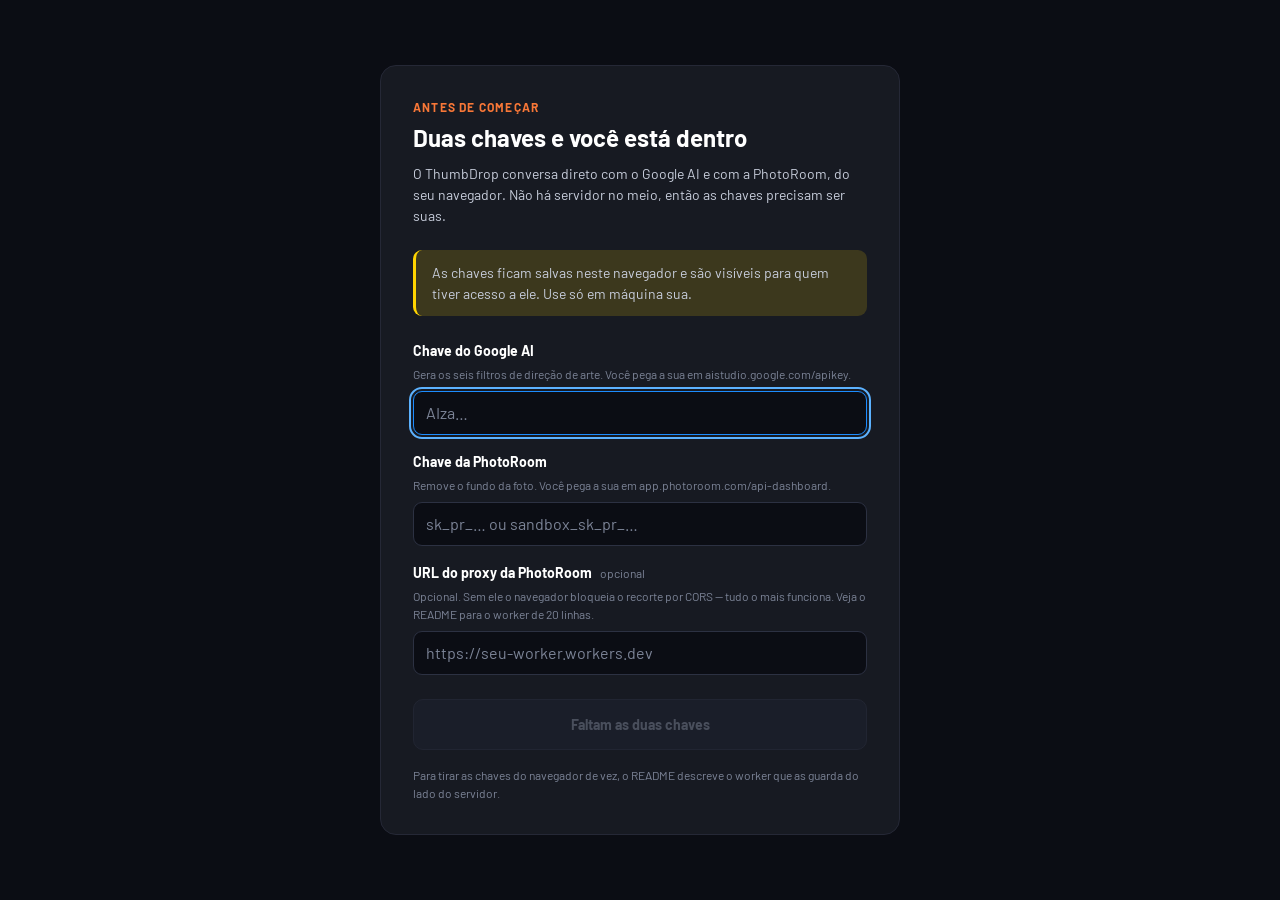
<file: index.html>
<!DOCTYPE html>
<html lang="pt-BR">
<head>
<meta charset="utf-8">
<meta name="viewport" content="width=device-width, initial-scale=1">
<title>ThumbDrop — thumb que performa, pronta em minutos</title>
<meta name="description" content="Editor guiado de thumbnails 16:9 em quatro paradas: imagem, filtro de IA, texto, moldura e export.">
<link rel="stylesheet" href="css/tokens.css">
<link rel="stylesheet" href="css/app.css">
</head>
<body>

<!-- A tela de configuração das chaves. Abre sozinha na primeira visita e
     sempre que uma chamada voltar 401 ou 403. Fica no HTML em vez de ser
     montada por JS para aparecer mesmo se algo quebrar depois. -->
<div class="td-setup" id="setup" role="dialog" aria-modal="true" aria-labelledby="setup-title" hidden>
  <div class="td-setup__card">

    <p class="td-setup__eyebrow" id="setup-eyebrow">Antes de começar</p>
    <h1 class="td-setup__title" id="setup-title">Duas chaves e você está dentro</h1>
    <p class="td-setup__lede" id="setup-lede">
      O ThumbDrop conversa direto com o Google AI e com a PhotoRoom, do seu
      navegador. Não há servidor no meio, então as chaves precisam ser suas.
    </p>

    <p class="td-setup__warning">
      As chaves ficam salvas neste navegador e são visíveis para quem tiver
      acesso a ele. Use só em máquina sua.
    </p>

    <form id="setup-form" novalidate>
      <!-- Os campos são montados a partir de TD_CONFIG.FIELDS, para que
           exista um lugar só definindo o que cada chave faz. -->
    </form>

    <div class="td-setup__actions">
      <button type="button" class="td-action td-action--danger" id="setup-clear" hidden>
        Apagar chaves
      </button>
      <button type="submit" class="td-action td-action--primary" id="setup-save" form="setup-form">
        Salvar e abrir o editor
      </button>
    </div>

    <p class="td-setup__note">
      Para tirar as chaves do navegador de vez, o README descreve o worker que
      as guarda do lado do servidor.
    </p>

    <p class="td-sr" role="status" aria-live="polite" id="setup-status"></p>
  </div>
</div>


<!-- ═══════════════════════════════════════════════════════════════════
     PARADA 2a · CONFIRMAR A PRÉVIA
     Clicar num filtro não gera nada e não cobra nada: abre isto. A
     geração só acontece depois do OK, e o crédito é debitado nesse
     instante. Três saídas, nenhuma delas escondida.
     ═══════════════════════════════════════════════════════════════════ -->
<div class="td-modal" id="confirm" role="dialog" aria-modal="true" aria-labelledby="confirm-title" hidden>
  <div class="td-modal__veil" data-close></div>
  <div class="td-modal__card">
    <p class="td-modal__eyebrow" id="confirm-eyebrow">Confirmar</p>
    <h2 class="td-modal__title" id="confirm-title">Ver a prévia do filtro</h2>
    <p class="td-modal__text" id="confirm-text"></p>

    <dl class="td-ledger" id="confirm-ledger"></dl>

    <p class="td-modal__warning">
      O crédito sai no instante em que a IA começa a rodar e não volta —
      nem se você cancelar a espera no meio.
    </p>

    <div class="td-modal__actions">
      <button type="button" class="td-action td-action--secondary" id="confirm-discard">Descartar</button>
      <button type="button" class="td-action td-action--secondary" id="confirm-skip">Seguir sem filtro</button>
      <button type="button" class="td-action td-action--secondary" id="confirm-budget" hidden>Ajustar o meu teto</button>
      <button type="button" class="td-action td-action--primary" id="confirm-go">Ver prévia · 1 ✦</button>
    </div>
  </div>
</div>

<!-- ═══════════════════════════════════════════════════════════════════
     O RECIBO
     Aparece ANTES do download, não depois. Quem está prestes a baixar
     ainda pode decidir alguma coisa; quem já baixou, não.
     ═══════════════════════════════════════════════════════════════════ -->
<div class="td-modal" id="receipt" role="dialog" aria-modal="true" aria-labelledby="receipt-title" hidden>
  <div class="td-modal__veil" data-close></div>
  <div class="td-modal__card">
    <p class="td-modal__eyebrow">Pronta</p>
    <h2 class="td-modal__title" id="receipt-title">Sua thumb está pronta</h2>
    <p class="td-modal__text">Confira a conta antes de baixar. Baixar não cobra crédito.</p>

    <dl class="td-ledger" id="receipt-ledger"></dl>

    <div class="td-modal__actions">
      <button type="button" class="td-action td-action--primary" id="receipt-go">Baixar PNG 1920 × 1080</button>
      <button type="button" class="td-action td-action--secondary" id="receipt-back">Voltar a editar</button>
    </div>
  </div>
</div>

<!-- Ajustar o teto de gasto. Ver o README: o saldo é um limite que a
     pessoa dá a si mesma, porque as chaves são dela. -->
<div class="td-modal" id="budget" role="dialog" aria-modal="true" aria-labelledby="budget-title" hidden>
  <div class="td-modal__veil" data-close></div>
  <div class="td-modal__card">
    <p class="td-modal__eyebrow">Saldo</p>
    <h2 class="td-modal__title" id="budget-title">Ajustar o seu teto de gasto</h2>
    <p class="td-modal__text">
      As chaves são suas, então o ✦ não é uma moeda que você compra de alguém:
      é um teto que você dá a si mesmo, para a conta da API não surpreender no
      fim do mês. Um crédito custa por volta de <strong>R$ 0,23</strong>.
    </p>

    <label class="td-field__label" for="budget-input">Créditos disponíveis</label>
    <div class="td-field">
      <input type="number" id="budget-input" min="0" step="1" inputmode="numeric">
    </div>

    <div class="td-modal__actions">
      <button type="button" class="td-action td-action--primary" id="budget-save">Salvar o teto</button>
      <button type="button" class="td-action td-action--secondary" id="budget-cancel">Cancelar</button>
    </div>
  </div>
</div>

<!-- ═══════════════════════════════════════════════════════════════════
     O EDITOR
     Barra superior fixa · palco com o canvas 16:9 que NUNCA muda de
     posição nem de tamanho entre as paradas · painel de 320 à direita no
     desktop, dock rolável embaixo abaixo de 880px.
     O que troca entre as paradas é só o conteúdo do painel.
     ═══════════════════════════════════════════════════════════════════ -->
<div id="app" class="td-app" hidden>

  <!-- Ícones stand-in, 24px em traço, até os SVGs do Figma chegarem.
       Trocar cada um é substituir o conteúdo de um <symbol>. -->
  <svg class="td-sr" aria-hidden="true" focusable="false">
    <defs>
      <symbol id="i-close" viewBox="0 0 24 24" fill="none" stroke="currentColor"
              stroke-width="2" stroke-linecap="round"><path d="M6 6l12 12M18 6L6 18"/></symbol>
      <symbol id="i-save" viewBox="0 0 24 24" fill="none" stroke="currentColor"
              stroke-width="2" stroke-linecap="round" stroke-linejoin="round">
        <path d="M5 3h11l3 3v15H5z"/><path d="M9 3v6h6V3M8 21v-6h8v6"/></symbol>
      <symbol id="i-download" viewBox="0 0 24 24" fill="none" stroke="currentColor"
              stroke-width="2" stroke-linecap="round" stroke-linejoin="round">
        <path d="M12 3v12m0 0l-4-4m4 4l4-4M4 19h16"/></symbol>
      <symbol id="i-upload" viewBox="0 0 24 24" fill="none" stroke="currentColor"
              stroke-width="2" stroke-linecap="round" stroke-linejoin="round">
        <path d="M12 19V7m0 0l-4 4m4-4l4 4M4 3h16"/></symbol>
      <symbol id="i-check" viewBox="0 0 24 24" fill="none" stroke="currentColor"
              stroke-width="2.5" stroke-linecap="round" stroke-linejoin="round">
        <path d="M5 13l4 4L19 7"/></symbol>
      <symbol id="i-align-left" viewBox="0 0 24 24" fill="none" stroke="currentColor"
              stroke-width="2" stroke-linecap="round">
        <path d="M4 6h16M4 11h10M4 16h13M4 21h8"/></symbol>
      <symbol id="i-align-center" viewBox="0 0 24 24" fill="none" stroke="currentColor"
              stroke-width="2" stroke-linecap="round">
        <path d="M4 6h16M7 11h10M5 16h14M8 21h8"/></symbol>
      <symbol id="i-align-right" viewBox="0 0 24 24" fill="none" stroke="currentColor"
              stroke-width="2" stroke-linecap="round">
        <path d="M4 6h16M10 11h10M7 16h13M12 21h8"/></symbol>
      <symbol id="i-caret" viewBox="0 0 24 24" fill="none" stroke="currentColor"
              stroke-width="2" stroke-linecap="round" stroke-linejoin="round">
        <path d="M6 9l6 6 6-6"/></symbol>
    </defs>
  </svg>

  <header class="td-topbar">
    <button type="button" class="td-iconbtn" id="bar-close" aria-label="Fechar o editor">
      <svg class="td-icon" aria-hidden="true"><use href="#i-close"></use></svg>
    </button>

    <h1 class="td-topbar__title" id="thumb-title">Thumb sem título</h1>

    <span class="td-pill td-pill--format">1920 × 1080</span>

    <div class="td-topbar__spacer"></div>

    <!-- Saldo, sempre à vista. O número muda; o ✦ é parte do componente. -->
    <button type="button" class="td-pill td-pill--credits" id="credits"
            aria-label="Saldo de créditos. Clique para ajustar o seu teto de gasto">
      <span id="credits-count">100</span>
      <span class="td-pill__spark" aria-hidden="true">✦</span>
    </button>

    <button type="button" class="td-btn td-btn--ghost td-topbar__action" id="open-setup" aria-label="Trocar ou apagar as chaves">
      <svg class="td-icon" aria-hidden="true"><use href="#i-save"></use></svg>
      <span class="td-btn__label">Chaves</span>
    </button>

    <!-- BAIXAR FICA NEUTRO NAS PARADAS 1 A 3. Só acende na 4, que é onde
         baixar passa a ser a ação que avança. -->
    <button type="button" class="td-btn td-btn--ghost td-topbar__action" id="bar-download" aria-label="Baixar a thumb" disabled>
      <svg class="td-icon" aria-hidden="true"><use href="#i-download"></use></svg>
      <span class="td-btn__label">Baixar Thumb</span>
    </button>
  </header>

  <div class="td-body">

    <!-- O PALCO. O canvas é filho único e não se mexe daqui. -->
    <main class="td-stage">
      <div class="td-canvas" id="canvas">
        <!-- Zoom por controle visível, além do scroll: nem todo mundo
             descobre a roda do mouse. Clicar no número volta para 100%. -->
        <div class="td-zoom" id="zoom" hidden>
          <button type="button" class="td-zoom__btn" id="zoom-out" aria-label="Diminuir o zoom">−</button>
          <button type="button" class="td-zoom__value" id="zoom-value"
                  aria-label="Zoom atual. Clique para voltar a 100%">100%</button>
          <button type="button" class="td-zoom__btn" id="zoom-in" aria-label="Aumentar o zoom">+</button>
        </div>

        <div class="td-canvas__empty" id="canvas-empty">
          <p class="td-canvas__headline">Arraste sua imagem aqui</p>
          <p class="td-canvas__sub">ou clique para escolher · JPG, PNG · fica tudo no seu navegador</p>
          <p class="td-canvas__meta">16:9 · 1920 × 1080</p>
        </div>
      </div>
    </main>

    <!-- O PAINEL. Muda de conteúdo a cada parada; o canvas não. -->
    <aside class="td-panel" aria-label="Trilha guiada">
      <div class="td-panel__head">
        <p class="td-panel__eyebrow">Sua thumb em 4 passos</p>
        <p class="td-panel__counter" id="step-counter">Passo 1 de 4</p>
      </div>

      <ol class="td-track" id="track" aria-label="Paradas"></ol>

      <hr class="td-panel__rule">

      <div class="td-panel__stop" id="stop-body"></div>

      <div class="td-panel__foot">
        <button type="button" class="td-action td-action--primary" id="advance" disabled>
          Continuar
        </button>
      </div>
    </aside>

  </div>
</div>

<script src="js/frames.js"></script>
<script src="js/config.js"></script>
<script src="js/snap.js"></script>
<script src="js/canvas.js"></script>
<script src="js/text.js"></script>
<script src="js/ai.js"></script>
<script src="js/app.js"></script>
</body>
</html>
</file>
<file: css/tokens.css>
/* =====================================================================
   ThumbDrop V3 · tokens.css
   ---------------------------------------------------------------------
   GERADO A PARTIR DAS VARIÁVEIS DO FIGMA — não edite valores à mão.
   Arquivo de origem: Thumbdrop-Handoff (byiakiUNISoGO9TGT17jz1)

   Nenhum hex é escrito à mão em nenhum outro arquivo do projeto. Se um
   valor precisar mudar, ele muda no Figma e volta para cá.

   A troca Desktop/Mobile é MODO DE COLEÇÃO no Figma. Aqui ela vira um
   bloco :root e um @media (max-width: 880px) que redefine as MESMAS
   variáveis com outros valores. Os nomes nunca mudam entre os blocos —
   é isso que faz um componente não precisar saber em que modo está.
   ===================================================================== */

:root {

  /* ── Coleção ThumbDrop · 22 cores · modo Dark ──────────────────────
     Não há modo Light. O editor é escuro porque a thumbnail é o objeto
     brilhante na tela, e a interface não disputa atenção com ela.      */

  /* Superfícies — da mais funda para a mais próxima */
  --surface-ink:        #0b0d14;   /* fundo da aplicação */
  --surface-mirage:     #181a21;   /* barra superior, palco */
  --surface-card:       #171a22;   /* painel, cartões */
  --surface-card-2:     #1e2230;   /* cartão elevado, campo de entrada */

  /* Traços */
  --border-line:        #252836;   /* divisória padrão */
  --border-line-2:      #2c3142;   /* divisória de contraste */

  /* Texto */
  --text-primary:       #ffffff;   /* títulos */
  --text-body:          #c7cddb;   /* corpo */
  --text-mute:          #7c8497;   /* legendas, texto desabilitado */

  /* Marca */
  --brand-white:        #ffffff;
  --brand-blue:         #1c8cfe;   /* AZUL MARCA ONDE VOCÊ ESTÁ.
                                      Parada atual, opção escolhida,
                                      controle ativo. NUNCA em ação que
                                      avança. */
  --brand-orange-cta:   #b85829;   /* FUNDO de CTA. Branco por cima dá
                                      4,7:1 e passa AA. */
  --brand-orange:       #f87737;   /* Laranja da marca. Só TEXTO e ÍCONE
                                      sobre fundo escuro, onde dá 7,1:1.
                                      Como fundo de botão dá 2,73:1 e
                                      reprova AA — por isso existe o
                                      token de cima. */

  /* Feedback — cada cor tem um trabalho só */
  --feedback-yellow:    #ffd400;   /* destaque de trecho no título */
  --feedback-success:   #22d3a8;   /* VERDE SÓ CONFIRMA o que já
                                      aconteceu. Nunca anuncia. */
  --feedback-danger:    #ff4d6d;   /* VERMELHO SÓ PARA FALHA. */

  /* Fundo de controle ligado. Vem do Figma (Botão/Ação e
     Controle/Seletor no estado ativo), onde é um preenchimento fixo e
     não uma variável da coleção — por isso está escrito aqui e não sai
     de um token de cor. */
  --control-on:         #182538;

  /* Foco */
  --focus-ring:         #5cb2ff;   /* anel de 2px em todo controle
                                      interativo. Ver app.css. */

  /* Véus — cor sobre cor, com alfa no próprio token */
  --tint-white-2:       #ffffff05;
  --tint-white-6:       #ffffff0f;
  --tint-blue-10:       #1c8cfe1a;
  --tint-yellow-16:     #ffd40029;
  --tint-ink-86:        #0b0d14db;  /* véu do modal */

  /* Sombra (estilo de efeito ThumbDrop/Glow laranja) */
  --shadow-glow-orange: 0 8px 24px 0 #f8773752;


  /* ── Coleção Typography · 9 tamanhos · MODO DESKTOP ────────────────
     Só números pares. Nenhum tamanho quebrado em lugar nenhum.         */

  --font-size-h2:         32px;
  --font-size-h3:         24px;
  --font-size-title:      18px;
  --font-size-body:       16px;
  --font-size-body-bold:  16px;
  --font-size-small:      14px;
  --font-size-small-bold: 14px;
  --font-size-label:      12px;
  --font-size-legal:      12px;

  /* Peso, entrelinha e tracking dos 9 estilos de texto do Figma.
     O tamanho vem das variáveis acima e troca sozinho no modo Mobile. */
  --font-weight-h2:         800;   --line-height-h2:         1.15;
  --font-weight-h3:         700;   --line-height-h3:         1.15;
  --font-weight-title:      700;   --line-height-title:      1.5;
  --font-weight-body:       400;   --line-height-body:       1.5;
  --font-weight-body-bold:  700;   --line-height-body-bold:  1.5;
  --font-weight-small:      500;   --line-height-small:      1.5;
  --font-weight-small-bold: 700;   --line-height-small-bold: 1.5;
  --font-weight-label:      700;   --line-height-label:      1.5;
  --font-weight-legal:      400;   --line-height-legal:      1.5;
  --letter-spacing-label:   1.2px; /* único estilo com tracking */

  /* Famílias. UMA SÓ: Barlow, auto-hospedada em assets/fonts/ com
     @font-face — nunca CDN do Google. Ver README.

     São dois tokens para o mesmo valor de propósito, porque são dois
     trabalhos: um veste a interface, o outro veste o título dentro da
     thumb. Se um dia o título mudar de fonte, é um token só que muda e a
     interface não se mexe. */
  --font-ui:          'Barlow', system-ui, -apple-system, 'Segoe UI', sans-serif;
  --font-thumb-title: 'Barlow', system-ui, sans-serif;   /* Black Italic é o padrão */


  /* ── Coleção Spacing · 8 passos confirmados ────────────────────────
     O handoff fala em 10 passos. Estes 8 são os que aparecem amarrados
     a algum nó do arquivo; os outros 2 não são usados por nenhuma tela,
     então não têm valor legível pelo MCP. Quando aparecerem, entram
     aqui — não vou inventar dois números para fechar a conta.          */

  --space-2:   2px;
  --space-4:   4px;
  --space-8:   8px;
  --space-12:  12px;
  --space-16:  16px;
  --space-24:  24px;
  --space-32:  32px;
  --space-40:  40px;


  /* ── Coleção Radius ───────────────────────────────────────────────
     Três vêm das variáveis; --radius-canvas é medido do nó
     Editor/Canvas, que é desenhado com 12px. O quinto valor não é
     usado por nenhum nó legível — provavelmente o pill de créditos.
     Confirmo na etapa 3, quando montar o pill.                        */

  --radius-input:   9px;
  --radius-button:  10px;
  --radius-canvas:  12px;
  --radius-card:    16px;


  /* ── Coleção Layout · MODO DESKTOP ─────────────────────────────────
     TopBar/Height e TopBar/Padding X são variáveis. A largura do painel
     é medida das telas: o painel ocupa x=1120..1440 num frame de 1440.  */

  --topbar-height:    88px;
  --topbar-padding-x: 10px;
  --panel-width:      320px;


  /* ── Geometria do canvas e do guia do timer ────────────────────────
     Derivado do nó timer-guide do Figma: x=868 y=494 128×56 dentro de
     um canvas de 1024×576. Em porcentagem para escalar sozinho até os
     1920×1080 do export.

     "16:20" nunca foi proporção: é o texto de duração falsa que o mock
     desenha dentro do guia. O guia marca a faixa que o YouTube cobre
     com o tempo do vídeo — ninguém deve escrever embaixo dela. Ele
     aparece na parada 3 e SOME NO EXPORT.                              */

  --canvas-aspect:        16 / 9;
  --timer-guide-width:    12.5%;     /* 128/1024  → 240px em 1920 */
  --timer-guide-height:   9.7222%;   /*  56/576   → 105px em 1080 */
  --timer-guide-right:    2.7344%;   /*  28/1024  →  52.5px em 1920 */
  --timer-guide-bottom:   4.5139%;   /*  26/576   →  48.75px em 1080 */


  /* ── Movimento ─────────────────────────────────────────────────────
     Desligado inteiro sob prefers-reduced-motion. Ver app.css.         */

  --duration-fast:   120ms;
  --duration-base:   200ms;
  --duration-slow:   320ms;
  --ease-out:        cubic-bezier(0.2, 0, 0, 1);
}


/* =====================================================================
   MODO MOBILE — o mesmo que trocar o modo da coleção no Figma.
   Só os valores mudam; os nomes das variáveis são idênticos.
   O corte em 880px é onde o painel de 320 deixa de caber ao lado do
   canvas e vira dock embaixo.
   ===================================================================== */

@media (max-width: 880px) {
  :root {

    /* Typography · MODO MOBILE
       32→24 · 24→22 · 18→16 · 16→14 · 14→12 · 12→12                    */

    --font-size-h2:         24px;
    --font-size-h3:         22px;
    --font-size-title:      16px;
    --font-size-body:       14px;
    --font-size-body-bold:  14px;
    --font-size-small:      12px;
    --font-size-small-bold: 12px;
    --font-size-label:      12px;
    --font-size-legal:      12px;

    /* Layout · MODO MOBILE
       O painel deixa de ser coluna de 320 e vira dock rolável de
       largura cheia, com o canvas fixo no topo.                        */

    --panel-width: 100%;

    /* Mobile, medido nas telas do Figma: barra 64, palco fixo 233 com o
       canvas de 358 × 201, trilha compacta de 49 e o dock com o resto. */
    --topbar-height: 64px;
    --stage-height:  233px;
    --track-height:  49px;
  }
}
</file>
<file: css/app.css>
/* =====================================================================
   ThumbDrop V3 · app.css
   ---------------------------------------------------------------------
   Consome só as variáveis de tokens.css. Nenhum hex escrito aqui.
   ===================================================================== */

/* ── Fontes ────────────────────────────────────────────────────────────
   Uma família só: Barlow, em nove arquivos. Auto-hospedada em
   assets/fonts/, nunca CDN do Google.

   Os cinco pesos normais vestem a interface; os quatro itálicos são os
   pesos que o título dentro da thumb oferece — Regular, Bold, Extra Bold
   e Black, sempre em itálico, com o Black Italic como padrão da casa.

   Enquanto os arquivos não estiverem em assets/fonts/, o navegador cai
   na pilha de sistema: continua legível, mas o itálico do título sai
   sintetizado em vez de desenhado. Ver README para os nomes exatos.     */

@font-face { font-family:'Barlow'; font-style:normal; font-weight:400; font-display:swap;
             src:url('../assets/fonts/barlow-400.woff2') format('woff2'); }
@font-face { font-family:'Barlow'; font-style:normal; font-weight:500; font-display:swap;
             src:url('../assets/fonts/barlow-500.woff2') format('woff2'); }
@font-face { font-family:'Barlow'; font-style:normal; font-weight:700; font-display:swap;
             src:url('../assets/fonts/barlow-700.woff2') format('woff2'); }
@font-face { font-family:'Barlow'; font-style:normal; font-weight:800; font-display:swap;
             src:url('../assets/fonts/barlow-800.woff2') format('woff2'); }
@font-face { font-family:'Barlow'; font-style:normal; font-weight:900; font-display:swap;
             src:url('../assets/fonts/barlow-900.woff2') format('woff2'); }
@font-face { font-family:'Barlow'; font-style:italic; font-weight:400; font-display:swap;
             src:url('../assets/fonts/barlow-400-italic.woff2') format('woff2'); }
@font-face { font-family:'Barlow'; font-style:italic; font-weight:700; font-display:swap;
             src:url('../assets/fonts/barlow-700-italic.woff2') format('woff2'); }
@font-face { font-family:'Barlow'; font-style:italic; font-weight:800; font-display:swap;
             src:url('../assets/fonts/barlow-800-italic.woff2') format('woff2'); }
@font-face { font-family:'Barlow'; font-style:italic; font-weight:900; font-display:swap;
             src:url('../assets/fonts/barlow-900-italic.woff2') format('woff2'); }


/* ── Base ──────────────────────────────────────────────────────────── */

*, *::before, *::after { box-sizing: border-box; }

/* O atributo hidden precisa ganhar de qualquer display que um componente
   declare. Sem isto, .td-btn { display: inline-flex } mostra um botão que
   o JS mandou esconder. */
[hidden] { display: none !important; }

html, body {
  height: 100%;
  margin: 0;
}

body {
  background: var(--surface-ink);
  color: var(--text-body);
  font-family: var(--font-ui);
  font-size: var(--font-size-body);
  font-weight: var(--font-weight-body);
  line-height: var(--line-height-body);
  -webkit-font-smoothing: antialiased;
}

h1, h2, h3, p { margin: 0; }


/* ── REGRA DE CONTRASTE ────────────────────────────────────────────────
   Text/Mute (#7c8497) só pode pousar em Surface/Ink (5,18:1),
   Surface/Mirage (4,64:1) e Surface/Card (4,64:1).

   Sobre Surface/Card 2 ele dá 4,22:1 e REPROVA AA. Onde o fundo é
   Card 2, o texto de apoio usa Text/Body, que dá 9,94:1. A única
   exceção é texto de controle desabilitado, que a norma dispensa — e
   ali o motivo está escrito no próprio botão.

   E o laranja da marca nunca é fundo de texto: branco sobre #F87737 dá
   2,73:1. Para fundo existe Brand/Orange CTA, com 4,70:1.             */

/* ── Foco ──────────────────────────────────────────────────────────────
   A V2 não tinha um único estado de foco. Esta regra é a dívida sendo
   paga: todo controle interativo ganha anel de 2px em Focus/Ring.
   :focus-visible, não :focus — o anel aparece para quem navega por
   teclado e não pisca no clique de mouse.                               */

:focus-visible {
  outline: 2px solid var(--focus-ring);
  outline-offset: 2px;
  border-radius: var(--radius-input);
}

/* Nenhum controle perde o foco por decisão de estilo. */
:focus:not(:focus-visible) { outline: none; }


/* ── Movimento ─────────────────────────────────────────────────────────
   Animação de espera é justamente a que mais incomoda quem pediu para
   reduzir movimento — e ela roda por 20 segundos enquanto a IA trabalha. */

@media (prefers-reduced-motion: reduce) {
  *, *::before, *::after {
    animation-duration: 0.01ms !important;
    animation-iteration-count: 1 !important;
    transition-duration: 0.01ms !important;
    scroll-behavior: auto !important;
  }
}


/* ── Controles ─────────────────────────────────────────────────────────
   Alvo de toque de 44px no mobile, em tudo que é clicável.              */

button, input, select, textarea {
  font: inherit;
  color: inherit;
}

button {
  cursor: pointer;
  border: 0;
  background: none;
}

button:disabled {
  cursor: not-allowed;
  opacity: 0.5;
}

/* Alvo de toque de 44 no mobile. A exceção são os controles que já têm
   uma área invisível própria — alças e chips da trilha: neles o 44 vem
   do ::before/::after, e aplicar min-height aqui engordaria o traço
   desenhado. Foi o que transformou as alças da imagem em barras. */
@media (max-width: 880px) {
  button:not(.td-handle):not(.td-thandle):not(.td-step),
  .td-field input,
  [role='button'] { min-height: 44px; }
}


/* ── Botões ────────────────────────────────────────────────────────────
   UM LARANJA POR TELA, sempre na ação que avança. O secundário é neutro
   de propósito: se ele competisse, o laranja pararia de significar
   "é por aqui".                                                         */

.td-btn {
  display: inline-flex;
  align-items: center;
  justify-content: center;
  gap: var(--space-8);
  min-height: 44px;
  padding: 0 var(--space-16);
  border-radius: var(--radius-button);
  font-size: var(--font-size-body-bold);
  font-weight: var(--font-weight-body-bold);
  line-height: var(--line-height-body-bold);
  transition: filter var(--duration-fast) var(--ease-out),
              background-color var(--duration-fast) var(--ease-out);
}

.td-btn--primary {
  background: var(--brand-orange-cta);
  color: var(--brand-white);
  box-shadow: var(--shadow-glow-orange);
}
.td-btn--primary:hover:not(:disabled) { filter: brightness(1.12); }

/* Um laranja por tela, e ele pertence à ação que AVANÇA. Um botão
   desabilitado não avança nada — se continuasse laranja, gastaria o
   destaque da tela num lugar onde não há saída. Fica neutro, com o
   motivo escrito nele mesmo. */
.td-btn--primary:disabled {
  background: var(--surface-card-2);
  color: var(--text-mute);
  box-shadow: none;
  border: 1px solid var(--border-line-2);
}

.td-btn--ghost {
  background: transparent;
  color: var(--text-body);
  border: 1px solid var(--border-line-2);
}
.td-btn--ghost:hover:not(:disabled) { background: var(--tint-white-6); }

.td-btn--danger {
  background: transparent;
  color: var(--feedback-danger);
  border: 1px solid var(--border-line-2);
}
.td-btn--danger:hover:not(:disabled) { background: var(--tint-white-6); }


/* ── Tela de configuração das chaves ───────────────────────────────────
   Não existe no Figma. Construída a partir dos tokens, seguindo as
   mesmas regras de cor das telas que existem.                           */

.td-setup {
  position: fixed;
  inset: 0;
  z-index: 100;
  display: grid;
  place-items: center;
  padding: var(--space-24) var(--space-16);
  background: var(--surface-ink);
  overflow-y: auto;
}

.td-setup[hidden] { display: none; }

.td-setup__card {
  width: 100%;
  max-width: 520px;
  padding: var(--space-32);
  border: 1px solid var(--border-line);
  border-radius: var(--radius-card);
  background: var(--surface-card);
}

@media (max-width: 880px) {
  .td-setup__card { padding: var(--space-24) var(--space-16); }
}

.td-setup__eyebrow {
  margin-bottom: var(--space-8);
  color: var(--brand-orange);           /* laranja da marca como TEXTO:
                                           7,1:1 sobre fundo escuro */
  font-size: var(--font-size-label);
  font-weight: var(--font-weight-label);
  letter-spacing: var(--letter-spacing-label);
  text-transform: uppercase;
}

.td-setup__title {
  margin-bottom: var(--space-12);
  color: var(--text-primary);
  font-size: var(--font-size-h3);
  font-weight: var(--font-weight-h3);
  line-height: var(--line-height-h3);
}

.td-setup__lede {
  margin-bottom: var(--space-24);
  color: var(--text-body);
  font-size: var(--font-size-small);
  line-height: var(--line-height-small);
}

/* O aviso honesto sobre onde as chaves ficam. Amarelo, não vermelho:
   não é uma falha, é uma condição do produto que a pessoa precisa
   entender antes de digitar. */
.td-setup__warning {
  margin-bottom: var(--space-24);
  padding: var(--space-12) var(--space-16);
  border-left: 3px solid var(--feedback-yellow);
  border-radius: var(--radius-input);
  background: var(--tint-yellow-16);
  color: var(--text-body);
  font-size: var(--font-size-small);
  line-height: var(--line-height-small);
}

.td-field { margin-bottom: var(--space-16); }

.td-field__label {
  display: block;
  margin-bottom: var(--space-4);
  color: var(--text-primary);
  font-size: var(--font-size-small-bold);
  font-weight: var(--font-weight-small-bold);
}

.td-field__optional {
  margin-left: var(--space-8);
  color: var(--text-mute);
  font-size: var(--font-size-legal);
  font-weight: var(--font-weight-legal);
}

.td-field__hint {
  margin-bottom: var(--space-8);
  color: var(--text-mute);
  font-size: var(--font-size-legal);
  line-height: var(--line-height-legal);
}

.td-field input {
  width: 100%;
  min-height: 44px;
  padding: 0 var(--space-12);
  border: 1px solid var(--border-line-2);
  border-radius: var(--radius-input);
  /* Recuado para Ink, e não Card 2, para o placeholder em Text/Mute
     passar de 4,22:1 para 5,18:1. */
  background: var(--surface-ink);
  color: var(--text-primary);
  font-size: var(--font-size-body);
  transition: border-color var(--duration-fast) var(--ease-out);
}

.td-field input::placeholder { color: var(--text-mute); }

/* Azul marca onde você está — inclusive o campo em edição. */
.td-field input:focus { border-color: var(--brand-blue); }

/* Vermelho só para falha: o campo cuja chave o servidor recusou. */
.td-field--invalid input { border-color: var(--feedback-danger); }

.td-field__error {
  display: none;
  margin-top: var(--space-4);
  color: var(--feedback-danger);
  font-size: var(--font-size-legal);
}
.td-field--invalid .td-field__error { display: block; }

.td-setup__actions {
  display: flex;
  gap: var(--space-8);
  margin-top: var(--space-24);
}

.td-setup__actions .td-btn--primary { flex: 1; }

@media (max-width: 880px) {
  .td-setup__actions { flex-direction: column-reverse; }
}

.td-setup__note {
  margin-top: var(--space-16);
  color: var(--text-mute);
  font-size: var(--font-size-legal);
  line-height: var(--line-height-legal);
}

/* Acessível a leitor de tela, invisível na tela. */
.td-sr {
  position: absolute;
  width: 1px; height: 1px;
  padding: 0; margin: -1px;
  overflow: hidden;
  clip: rect(0 0 0 0);
  white-space: nowrap;
  border: 0;
}


/* =====================================================================
   O SHELL DO EDITOR
   Barra superior · palco · painel. Três peças e nada mais.
   ===================================================================== */

.td-app {
  display: flex;
  flex-direction: column;
  height: 100%;
}

/* ── Barra superior ────────────────────────────────────────────────────
   A descrição do componente diz "Desktop 1440×56, mobile 390×54", mas a
   instância nas telas tem 88 de altura: 24 de padding + 40 de conteúdo +
   24. Os 88 são o que está desenhado, então são o que vale aqui; o token
   TopBar/Height (54) governa o mobile.                                  */

.td-topbar {
  display: flex;
  align-items: center;
  gap: var(--space-12);
  flex-shrink: 0;
  height: var(--topbar-height);
  padding: 0 48px;
  border-bottom: 1px solid var(--border-line);
  background: var(--surface-mirage);
}

.td-topbar__title {
  color: var(--brand-white);
  font-size: var(--font-size-body-bold);
  font-weight: var(--font-weight-body-bold);
  line-height: var(--line-height-body-bold);
  white-space: nowrap;
}

.td-topbar__spacer { flex: 1 0 0; min-width: 1px; }

@media (max-width: 880px) {
  .td-topbar {
    gap: var(--space-8);
    padding: 0 var(--space-16);
  }
  /* No mobile o título e o formato saem: o saldo e as ações é que
     precisam do espaço. O nome da thumb reaparece na parada 4. */
  .td-topbar__title,
  .td-pill--format { display: none; }
}

.td-icon {
  width: 16px;
  height: 16px;
  flex-shrink: 0;
}

.td-iconbtn {
  display: inline-flex;
  align-items: center;
  justify-content: center;
  width: 38px;
  height: 38px;
  flex-shrink: 0;
  border: 1px solid var(--border-line);
  border-radius: var(--radius-button);
  background: var(--surface-card);
  color: var(--text-body);
}
.td-iconbtn:hover { background: var(--surface-card-2); }

@media (max-width: 880px) {
  .td-iconbtn { width: 44px; height: 44px; }
}

/* ── Pills ─────────────────────────────────────────────────────────── */

.td-pill {
  display: inline-flex;
  align-items: center;
  gap: var(--space-4);
  flex-shrink: 0;
  white-space: nowrap;
}

.td-pill--format {
  padding: 5px var(--space-12);
  border: 1px solid var(--border-line);
  border-radius: 8px;
  color: var(--text-mute);
  font-size: var(--font-size-legal);
}

.td-pill--credits {
  padding: 6px var(--space-12);
  border: 1px solid var(--border-line-2);
  border-radius: 999px;
  background: linear-gradient(to right, var(--tint-blue-10), rgb(248 119 55 / 0.18));
  color: var(--brand-white);
  font-size: var(--font-size-body-bold);
  font-weight: var(--font-weight-body-bold);
}

.td-pill__spark {
  color: var(--feedback-yellow);
  font-size: var(--font-size-small-bold);
  font-weight: var(--font-weight-small-bold);
}

/* ── Corpo: palco + painel ─────────────────────────────────────────── */

.td-body {
  display: flex;
  flex: 1 1 auto;
  min-height: 0;
}

.td-stage {
  display: grid;
  place-items: center;
  flex: 1 1 auto;
  min-width: 0;
  padding: 48px;
}

/* O CANVAS.
   Superfície de composição com posicionamento absoluto — nunca flex.
   Isso é proposital: os elementos dentro dele têm coordenadas, não
   ordem. Ele não muda de posição nem de tamanho entre as paradas. */
.td-canvas {
  position: relative;
  width: 100%;
  max-width: 1024px;
  aspect-ratio: var(--canvas-aspect);
  overflow: hidden;
  border: 1px solid var(--border-line);
  border-radius: var(--radius-canvas);
  background: #000;                 /* preto real: é a cor de vídeo, não
                                       uma superfície da interface */
  container-type: inline-size;      /* o guia do timer mede o texto dele
                                       contra a largura do canvas */
  box-shadow: 0 20px 50px 0 rgb(0 0 0 / 0.5);
}

/* O estado vazio É a dropzone. O canvas inteiro é a área de arraste —
   não existe painel de ferramentas antes de haver imagem. */
.td-canvas__empty {
  position: absolute;
  inset: 0;
  display: flex;
  flex-direction: column;
  align-items: center;
  justify-content: center;
  gap: var(--space-8);
  padding: var(--space-24);
  text-align: center;
}

.td-canvas__headline {
  color: var(--text-primary);
  font-size: var(--font-size-title);
  font-weight: var(--font-weight-title);
}
.td-canvas__sub   { color: var(--text-body); font-size: var(--font-size-small); }
.td-canvas__meta  { color: var(--text-mute); font-size: var(--font-size-legal); }

/* ── Painel ────────────────────────────────────────────────────────── */

/* O PAINEL NÃO ROLA. Foi desenhado para que tudo na lateral aconteça
   numa tela só, sem rolagem — no desktop e no mobile. Se algum conteúdo
   não couber, o conteúdo é que está errado, não o painel: é sinal de
   que sobrou texto explicativo que o desenho não pede. */
/* Medidas do painel, tiradas da tela "Desktop · Passo 1" do Figma:
   320 de largura, e por dentro cabeçalho 71 · trilha 201 · divisória 1 ·
   parada 410 · rodapé 97, com 8 de intervalo entre cada um. Somando com
   os intervalos dá exatamente os 812 do corpo.

   A borda da esquerda é box-shadow e não border: como border ela entraria
   na caixa e empurraria todo o conteúdo 1px para a direita, tirando o
   painel inteiro do lugar. */
.td-panel {
  display: flex;
  flex-direction: column;
  flex-shrink: 0;
  gap: var(--space-8);
  width: var(--panel-width);
  min-height: 0;
  padding: 0 var(--space-24);
  box-shadow: inset 1px 0 0 var(--border-line);
  background: var(--surface-card);
  overflow: hidden;
}

/* Os blocos do painel têm 272 e recuam mais 24 por dentro: o conteúdo
   fica com 224, que é a largura de um Trilha/Passo e a do Botão/Ação do
   rodapé. */
.td-panel__head,
.td-track,
.td-panel__stop,
.td-panel__foot { padding-left: var(--space-24); padding-right: var(--space-24); }

.td-panel__head {
  flex: 0 0 71px;
  display: flex;
  flex-direction: column;
  gap: var(--space-8);
  justify-content: center;
}

.td-panel__eyebrow {
  width: max-content;
  max-width: 100%;
  color: var(--text-mute);
  font-size: var(--font-size-label);
  font-weight: var(--font-weight-label);
  letter-spacing: var(--letter-spacing-label);
  text-transform: uppercase;
}

.td-panel__counter {
  width: max-content;
  max-width: 100%;
  color: var(--text-body);
  font-size: var(--font-size-small);
}

.td-panel__rule {
  flex: 0 0 1px;
  margin: 0;
  border: 0;
  background: var(--border-line);
}

.td-panel__stop {
  flex: 1 1 auto;      /* sobram exatamente os 410 do desenho */
  min-height: 0;
  overflow: hidden;
}

.td-panel__foot {
  flex: 0 0 97px;
  min-height: 0;          /* sem isto o item flex cresce com o conteúdo e
                             o rodapé deixa de ter os 97 do desenho */
  display: flex;
  align-items: center;
  padding-top: var(--space-24);
  padding-bottom: var(--space-24);
}

/* O Botão/Ação do rodapé tem 49: 14 de padding em cima e embaixo mais
   uma linha de 21. UMA linha — um rótulo que quebra em duas empurra o
   rodapé e tira a parada do lugar. */
.td-panel__foot .td-action {
  width: 100%;
  height: 49px;
  padding: 0 var(--space-16);
  white-space: nowrap;
  overflow: hidden;
}

.td-btn--block { width: 100%; }

/* Abaixo de 880 o painel vira dock rolável embaixo, com o palco fixo no
   topo. O canvas continua sendo o mesmo elemento — ele não é remontado. */

/* ── A trilha ──────────────────────────────────────────────────────────
   Três estados, e a regra que os governa está na descrição do componente
   no Figma: Feito = verde (só confirma o que já aconteceu), Atual = azul
   (marca onde você está), Próximo = mute. NUNCA laranja aqui — laranja é
   só ação que avança.                                                    */

.td-track {
  flex: 0 0 201px;
  display: flex;
  flex-direction: column;
  gap: var(--space-8);
  margin: 0;
  list-style: none;
}

/* Trilha/Passo: 40 de altura, 57 na parada atual — que é onde a linha
   de apoio abre. As duas medidas vêm das instâncias nas telas. */
.td-step {
  display: flex;
  align-items: center;
  gap: var(--space-12);
  width: 100%;
  height: 40px;
  padding: 0 var(--space-12);
  border: 1px solid transparent;
  border-radius: var(--radius-input);
  text-align: left;
}

.td-step--current { height: 57px; }

.td-step__marker {
  display: inline-flex;
  align-items: center;
  justify-content: center;
  flex-shrink: 0;
  width: 24px;
  height: 24px;
  border-radius: 999px;
  font-size: var(--font-size-label);
  font-weight: var(--font-weight-label);
  letter-spacing: var(--letter-spacing-label);
}

.td-step__labels {
  display: flex;
  flex-direction: column;
  gap: 2px;
  min-width: 1px;
  flex: 1 0 0;
}

.td-step__name {
  font-size: var(--font-size-small-bold);
  font-weight: var(--font-weight-small-bold);
}

.td-step__short { display: none; }

.td-step__note {
  font-size: var(--font-size-label);
  font-weight: var(--font-weight-label);
  letter-spacing: var(--letter-spacing-label);
  color: var(--text-mute);
}

/* Próximo — ainda não feito */
.td-step--next .td-step__marker { border: 1px solid var(--border-line-2); color: var(--text-mute); }
.td-step--next .td-step__name   { color: var(--text-mute); }

/* Atual — azul marca onde você está */
.td-step--current {
  border-color: var(--brand-blue);
  background: var(--tint-blue-10);
}
.td-step--current .td-step__marker { background: var(--brand-blue); color: var(--brand-white); }
.td-step--current .td-step__name   { color: var(--text-primary); }

/* Feito — verde só confirma */
.td-step--done .td-step__marker { border: 1.5px solid var(--feedback-success); color: var(--feedback-success); }
.td-step--done .td-step__name   { color: var(--text-primary); }
.td-step--done .td-step__marker .td-icon { width: 14px; height: 14px; }

/* Uma parada já visitada é clicável para voltar; a que ainda não chegou,
   não. Ninguém perde trabalho feito ao navegar para trás. */
.td-step[disabled] { cursor: default; }
.td-step:not([disabled]):hover { background: var(--tint-white-6); }
.td-step--current:not([disabled]):hover { background: var(--tint-blue-10); }

/* ── Conteúdo da parada ────────────────────────────────────────────── */

.td-stop__title {
  margin-bottom: 0;
  color: var(--text-primary);
  font-size: var(--font-size-title);
  font-weight: var(--font-weight-title);
}

.td-stop__text {
  margin-bottom: 0;
  color: var(--text-body);
  font-size: var(--font-size-small);
  line-height: var(--line-height-small);
}

/* A nota de custo, que explica a regra antes de ela custar dinheiro. */
.td-stop__cost {
  margin-top: var(--space-16);
  color: var(--text-mute);
  font-size: var(--font-size-legal);
  line-height: var(--line-height-legal);
}

/* O canvas inteiro é a dropzone enquanto não há imagem. */
.td-canvas:not(:has(.td-canvas__image)) { cursor: pointer; }

.td-canvas--over {
  border-color: var(--brand-blue);
  box-shadow: 0 0 0 2px var(--brand-blue), 0 20px 50px 0 rgb(0 0 0 / 0.5);
}

/* Um <label> que faz papel de botão precisa se comportar como botão. */
label.td-btn { cursor: pointer; }

/* No mobile a barra superior não tem largura para rótulos: dois botões
   escritos por extenso empurravam a página para fora dos 390px e criavam
   rolagem horizontal. Vira ícone, com o nome preservado em aria-label —
   quem usa leitor de tela continua ouvindo "Baixar a thumb". */
@media (max-width: 880px) {
  .td-topbar__action {
    width: 44px;
    padding: 0;
  }
  .td-topbar__action .td-btn__label { display: none; }
  .td-topbar { min-width: 0; }
  .td-pill--credits { padding: 6px var(--space-8); }
}

/* =====================================================================
   A SUPERFÍCIE DE COMPOSIÇÃO (etapa 4)
   Quem posiciona a camada é canvas.js, em pixels de export. O CSS aqui
   só cuida da aparência e do cursor — nenhuma medida de layout.
   ===================================================================== */

.td-layer {
  position: absolute;
  top: 0;
  left: 0;
  max-width: none;          /* a camada é maior que o canvas de propósito */
  transform-origin: 0 0;
  user-select: none;
  -webkit-user-drag: none;
}

/* A volta suave quando o arraste passou do limite. Puxar e ver voltar
   ensina o limite melhor do que uma parede dura durante o gesto. */
.td-layer--settling {
  transition: transform var(--duration-base) var(--ease-out);
}

@media (prefers-reduced-motion: reduce) {
  .td-layer--settling { transition: none; }
}

/* Cursor: grab em repouso, grabbing durante o arraste. */
.td-canvas--selected { cursor: grab; }
.td-canvas--grabbing,
.td-canvas--grabbing .td-layer { cursor: grabbing; }

/* ── Alças ───────────────────────────────────────────────────────────── */

.td-handles {
  position: absolute;
  top: 0;
  left: 0;
  transform-origin: 0 0;
  pointer-events: none;      /* o retângulo não intercepta o arraste;
                                só as alças, que reativam abaixo */
  outline: 1px solid var(--brand-blue);
  outline-offset: 0;
}

.td-handles.td-layer--settling {
  transition: transform var(--duration-base) var(--ease-out);
}

.td-handle {
  position: absolute;
  width: 14px;
  height: 14px;
  padding: 0;
  border: 2px solid var(--brand-blue);
  border-radius: 3px;
  background: var(--brand-white);
  pointer-events: auto;
}

/* Alvo de toque de 44px sem alça visualmente gorda: a área invisível
   ao redor é que cresce. */
.td-handle::before {
  content: '';
  position: absolute;
  inset: -15px;
}

.td-handle--nw { top: -7px;    left: -7px;    cursor: nwse-resize; }
.td-handle--ne { top: -7px;    right: -7px;   cursor: nesw-resize; }
.td-handle--se { bottom: -7px; right: -7px;   cursor: nwse-resize; }
.td-handle--sw { bottom: -7px; left: -7px;    cursor: nesw-resize; }

/* ── Controle de zoom ────────────────────────────────────────────────── */

/* Centralizado na borda de baixo, e não num canto: os cantos são das
   alças, e um controle encostado na alça do canto é um clique errado
   esperando para acontecer. */
.td-zoom {
  position: absolute;
  left: 50%;
  bottom: var(--space-12);
  transform: translateX(-50%);
  z-index: 2;
  display: flex;
  align-items: center;
  gap: var(--space-4);
  padding: var(--space-4);
  border: 1px solid var(--border-line-2);
  border-radius: 999px;
  background: var(--tint-ink-86);
  backdrop-filter: blur(8px);
}

.td-zoom__btn,
.td-zoom__value {
  display: inline-flex;
  align-items: center;
  justify-content: center;
  height: 32px;
  border-radius: 999px;
  color: var(--text-body);
  font-size: var(--font-size-small-bold);
  font-weight: var(--font-weight-small-bold);
}

.td-zoom__btn { width: 32px; font-size: var(--font-size-title); }
.td-zoom__value { min-width: 56px; color: var(--text-primary); }

.td-zoom__btn:hover,
.td-zoom__value:hover { background: var(--tint-white-6); }

@media (max-width: 880px) {
  .td-zoom__btn, .td-zoom__value { height: 44px; }
  .td-zoom__btn { width: 44px; }
}

/* ── Ferramentas da parada e estados de falha ─────────────────────────── */

.td-tool { margin-top: var(--space-12); }

.td-tool__ok {
  display: flex;
  align-items: flex-start;
  gap: var(--space-8);
  margin-top: var(--space-8);
  color: var(--feedback-success);   /* VERDE SÓ CONFIRMA o que já
                                       aconteceu — nunca anuncia nem
                                       convida a clicar */
  font-size: var(--font-size-legal);
  line-height: var(--line-height-legal);
}
.td-tool__ok .td-icon { margin-top: 2px; }

/* Falha nunca é beco sem saída: o bloco sempre carrega uma saída. */
.td-error {
  margin-top: var(--space-12);
  padding: var(--space-12);
  border-left: 3px solid var(--feedback-danger);   /* VERMELHO SÓ PARA
                                                      FALHA */
  border-radius: var(--radius-input);
  background: var(--surface-card-2);
}

.td-error__text {
  color: var(--text-body);
  font-size: var(--font-size-small);
  line-height: var(--line-height-small);
}

.td-error__kept {
  margin: var(--space-8) 0 var(--space-12);
  color: var(--feedback-success);
  font-size: var(--font-size-legal);
  line-height: var(--line-height-legal);
}

/* =====================================================================
   PARADA 2 · FILTROS, CONFIRMAÇÃO E OS TRÊS ESTADOS DE IA
   ===================================================================== */

.td-filters {
  display: grid;
  grid-template-columns: 1fr 1fr;
  gap: var(--space-8);
}

.td-filter {
  display: flex;
  flex-direction: column;
  gap: 2px;
  padding: var(--space-8);
  border: 1px solid var(--border-line-2);
  border-radius: var(--radius-input);
  background: var(--surface-card-2);
  text-align: left;
  transition: border-color var(--duration-fast) var(--ease-out);
}

.td-filter:hover { border-color: var(--text-mute); }

/* AZUL MARCA A OPÇÃO ESCOLHIDA. Nunca laranja num card de filtro:
   escolher o filtro não é a ação que avança a parada. */
.td-filter--on {
  border-color: var(--brand-blue);
  background: var(--tint-blue-10);
}

.td-filter__art {
  display: block;
  aspect-ratio: 16 / 9;
  margin-bottom: var(--space-4);
  border-radius: 6px;
  background: var(--surface-mirage) center / cover no-repeat;
}

.td-filter__name {
  color: var(--text-primary);
  font-size: var(--font-size-small-bold);
  font-weight: var(--font-weight-small-bold);
}

.td-filter__note {
  /* O card é Surface/Card 2: aqui Text/Mute reprovaria. */
  color: var(--text-body);
  font-size: var(--font-size-legal);
  line-height: 1.3;
}

.td-stack { margin-top: var(--space-8); }

/* ── Processando e prévia ────────────────────────────────────────────── */

.td-working__title {
  margin-bottom: var(--space-8);
  color: var(--text-primary);
  font-size: var(--font-size-body-bold);
  font-weight: var(--font-weight-body-bold);
}

.td-working__text {
  margin-bottom: var(--space-8);
  color: var(--text-body);
  font-size: var(--font-size-small);
  line-height: var(--line-height-small);
}

.td-working__time {
  margin-bottom: var(--space-16);
  color: var(--brand-blue);      /* azul marca o que está acontecendo
                                    agora, não convida a clicar */
  font-size: var(--font-size-small);
}

.td-working__warn {
  margin-top: var(--space-8);
  color: var(--text-mute);
  font-size: var(--font-size-legal);
  line-height: var(--line-height-legal);
}

/* ── O modal ─────────────────────────────────────────────────────────── */

.td-modal {
  position: fixed;
  inset: 0;
  z-index: 90;
  display: grid;
  place-items: center;
  padding: var(--space-24) var(--space-16);
  overflow-y: auto;
}

.td-modal__veil {
  position: fixed;
  inset: 0;
  background: var(--tint-ink-86);
}

.td-modal__card {
  position: relative;
  width: 100%;
  max-width: 440px;
  padding: var(--space-24);
  border: 1px solid var(--border-line-2);
  border-radius: var(--radius-card);
  background: var(--surface-card);
}

.td-modal__eyebrow {
  margin-bottom: var(--space-4);
  color: var(--brand-orange);
  font-size: var(--font-size-label);
  font-weight: var(--font-weight-label);
  letter-spacing: var(--letter-spacing-label);
  text-transform: uppercase;
}

.td-modal__title {
  margin-bottom: var(--space-8);
  color: var(--text-primary);
  font-size: var(--font-size-h3);
  font-weight: var(--font-weight-h3);
  line-height: var(--line-height-h3);
}

.td-modal__text {
  margin-bottom: var(--space-16);
  color: var(--text-body);
  font-size: var(--font-size-small);
  line-height: var(--line-height-small);
}

/* A conta, à vista antes de custar. */
.td-ledger {
  display: grid;
  grid-template-columns: 1fr auto;
  gap: var(--space-4) var(--space-12);
  margin: 0 0 var(--space-16);
  padding: var(--space-12);
  border-radius: var(--radius-input);
  background: var(--surface-card-2);
  font-size: var(--font-size-small);
}

.td-ledger dt { color: var(--text-body); }
.td-ledger dd { margin: 0; color: var(--text-primary); text-align: right; }
.td-ledger__strong { font-weight: var(--font-weight-body-bold); }

/* O aviso do crédito vem ANTES, nunca depois. */
.td-modal__warning {
  margin-bottom: var(--space-16);
  padding: var(--space-8) var(--space-12);
  border-left: 3px solid var(--feedback-yellow);
  border-radius: var(--radius-input);
  background: var(--tint-yellow-16);
  color: var(--text-body);
  font-size: var(--font-size-legal);
  line-height: var(--line-height-legal);
}

.td-modal__actions {
  display: flex;
  flex-wrap: wrap;
  gap: var(--space-8);
}

.td-modal__actions .td-btn--primary { flex: 1 1 100%; order: -1; }

@media (max-width: 880px) {
  .td-modal__actions .td-btn { flex: 1 1 100%; }
}

/* ── A comparação antes/depois ───────────────────────────────────────── */

.td-compare {
  position: absolute;
  inset: 0;
  z-index: 3;
  --split: 50%;
}

/* O "depois" é revelado da divisória para a direita. O "antes" é a
   composição que já está no canvas, por baixo — não uma segunda cópia. */
.td-compare__after {
  position: absolute;
  inset: 0;
  width: 100%;
  height: 100%;
  object-fit: cover;
  clip-path: inset(0 0 0 var(--split));
}

.td-compare__bar {
  position: absolute;
  top: 0;
  bottom: 0;
  left: var(--split);
  width: 2px;
  margin-left: -1px;
  background: var(--brand-white);
  cursor: ew-resize;
  touch-action: none;
}

.td-compare__grip {
  position: absolute;
  top: 50%;
  left: 50%;
  width: 44px;
  height: 44px;
  transform: translate(-50%, -50%);
  border: 2px solid var(--brand-white);
  border-radius: 999px;
  background: var(--tint-ink-86);
  cursor: ew-resize;
}

.td-compare__grip::before {
  content: '‹ ›';
  color: var(--brand-white);
  font-size: var(--font-size-small-bold);
  letter-spacing: 2px;
}

.td-compare__tag {
  position: absolute;
  top: var(--space-12);
  padding: var(--space-4) var(--space-8);
  border-radius: 6px;
  background: var(--tint-ink-86);
  color: var(--brand-white);
  font-size: var(--font-size-label);
  font-weight: var(--font-weight-label);
  letter-spacing: var(--letter-spacing-label);
}

.td-compare__tag--before { left: var(--space-12); }
.td-compare__tag--after  { right: var(--space-12); }

/* =====================================================================
   PARADA 3 · TEXTO
   ===================================================================== */

.td-texts {
  position: absolute;
  inset: 0;
  z-index: 2;
  pointer-events: none;          /* só valem cliques na parada 3 */
}

.td-texts--live { pointer-events: auto; }

.td-text {
  position: absolute;
  top: 0;
  left: 0;
  transform-origin: 0 0;
  /* Padrão do título: Barlow Black Italic. */
  font-family: var(--font-thumb-title);
  font-style: italic;
  line-height: 1.1;
  outline: none;
  white-space: pre-wrap;
  overflow-wrap: break-word;
  cursor: grab;
}

.td-text--moving { cursor: grabbing; }

/* AZUL MARCA A SELEÇÃO. As alças são os quatro cantos da caixa. */
.td-text--on { outline: 1px solid var(--brand-blue); }

.td-text--editing {
  outline: 2px solid var(--brand-blue);
  cursor: text;
}

/* As quatro alças da caixa de texto, desenhadas em ::before/::after dos
   cantos via elementos filhos seria mais código do que vale — aqui o
   próprio contorno azul mais os pontos abaixo bastam. */
.td-text--on::after,
.td-text--on::before {
  content: '';
  position: absolute;
  width: 12px;
  height: 12px;
  border: 2px solid var(--brand-blue);
  border-radius: 3px;
  background: var(--brand-white);
}
.td-text--on::before { top: -6px;    left: -6px; }
.td-text--on::after  { bottom: -6px; right: -6px; }

.td-text--editing::before,
.td-text--editing::after { display: none; }

/* O guia do timer do YouTube. Interface, não conteúdo: some no export. */
.td-timer {
  position: absolute;
  right: var(--timer-guide-right);
  bottom: var(--timer-guide-bottom);
  z-index: 4;
  display: grid;
  place-items: center;
  width: var(--timer-guide-width);
  height: var(--timer-guide-height);
  border: 1px dashed var(--feedback-yellow);
  border-radius: 4px;
  background: rgb(0 0 0 / 0.55);
  color: var(--feedback-yellow);
  font-size: clamp(10px, 1.6cqw, 16px);
  font-weight: var(--font-weight-body-bold);
  pointer-events: none;
}

/* ── Controles do painel ─────────────────────────────────────────────── */

.td-group { margin-bottom: var(--space-16); }

.td-group__label {
  margin-bottom: var(--space-4);
  color: var(--text-mute);
  font-size: var(--font-size-label);
  font-weight: var(--font-weight-label);
  letter-spacing: var(--letter-spacing-label);
  text-transform: uppercase;
}

.td-group__row {
  display: flex;
  flex-wrap: wrap;
  gap: var(--space-4);
}

.td-choice {
  min-height: 32px;
  padding: 0 var(--space-8);
  border: 1px solid var(--border-line-2);
  border-radius: var(--radius-input);
  background: var(--surface-card-2);
  color: var(--text-body);
  font-size: var(--font-size-legal);
  font-weight: var(--font-weight-small-bold);
}

/* AZUL MARCA O CONTROLE ATIVO. Escolher peso não avança a parada, então
   nunca laranja aqui. */
.td-choice--on {
  border-color: var(--brand-blue);
  background: var(--tint-blue-10);
  color: var(--text-primary);
}

.td-swatch {
  width: 32px;
  height: 32px;
  padding: 0;
  border: 1px solid var(--border-line-2);
  border-radius: var(--radius-input);
}

.td-swatch--on {
  outline: 2px solid var(--brand-blue);
  outline-offset: 2px;
}

.td-swatch--pick {
  background: var(--surface-card-2);
  cursor: pointer;
}

.td-check {
  display: flex;
  align-items: center;
  gap: var(--space-8);
  margin-top: var(--space-16);
  color: var(--text-body);
  font-size: var(--font-size-legal);
  cursor: pointer;
}

.td-check input { accent-color: var(--brand-blue); }
.td-check__note { color: var(--text-mute); }

@media (max-width: 880px) {
  .td-choice, .td-swatch { min-height: 44px; }
  .td-swatch { width: 44px; height: 44px; }
}

/* ── Parada 4 · molduras ─────────────────────────────────────────────── */

.td-frames {
  display: grid;
  grid-template-columns: 1fr 1fr;
  gap: var(--space-8);
}

.td-frameopt {
  display: flex;
  flex-direction: column;
  gap: var(--space-4);
  padding: var(--space-8);
  border: 1px solid var(--border-line-2);
  border-radius: var(--radius-input);
  background: var(--surface-card-2);
  text-align: left;
}

.td-frameopt:hover:not(:disabled) { border-color: var(--text-mute); }

/* AZUL MARCA A OPÇÃO ESCOLHIDA. */
.td-frameopt--on {
  border-color: var(--brand-blue);
  background: var(--tint-blue-10);
}

.td-frameopt__art {
  display: block;
  aspect-ratio: 16 / 9;
  border-radius: 6px;
  background: var(--surface-mirage) center / cover no-repeat;
}

/* "Sem moldura" mostra o que é: nada por cima. */
.td-frameopt__art--none {
  background-image:
    linear-gradient(45deg, var(--border-line) 25%, transparent 25%, transparent 75%, var(--border-line) 75%),
    linear-gradient(45deg, var(--border-line) 25%, transparent 25%, transparent 75%, var(--border-line) 75%);
  background-size: 12px 12px;
  background-position: 0 0, 6px 6px;
}

.td-frameopt__name {
  color: var(--text-primary);
  font-size: var(--font-size-small-bold);
  font-weight: var(--font-weight-small-bold);
}

/* Opção indisponível diz QUAL arquivo falta, em vez de só não funcionar. */
.td-frameopt__missing {
  color: var(--feedback-danger);
  font-size: var(--font-size-legal);
  line-height: 1.3;
}

/* A prévia da moldura no canvas. Não é ela que vira PNG — o export
   redesenha a moldura em 1920 × 1080. */
.td-frameview {
  position: absolute;
  inset: 0;
  z-index: 5;
  background: center / 100% 100% no-repeat;
  pointer-events: none;
}

/* O pill de créditos é clicável: é por onde se ajusta o teto de gasto. */
button.td-pill--credits { cursor: pointer; }
button.td-pill--credits:hover { border-color: var(--text-mute); }

.td-modal .td-field input[type='number'] { margin-bottom: var(--space-8); }

/* =====================================================================
   COMPONENTES FIÉIS AO FIGMA
   Medidas tiradas dos componentes do arquivo de handoff, não estimadas.
   ===================================================================== */

/* ── Botão/Ação ────────────────────────────────────────────────────────
   px 16 · py 14 · raio 10 · Small Bold 14 · centralizado.
   Primária: laranja de CTA com o glow. Secundária: Card 2 com borda.
   UM LARANJA POR TELA, sempre o que avança.                            */

.td-action {
  display: flex;
  align-items: center;
  justify-content: center;
  gap: var(--space-8);
  width: 100%;
  padding: 14px var(--space-16);
  border-radius: var(--radius-button);
  font-size: var(--font-size-small-bold);
  font-weight: var(--font-weight-small-bold);
  line-height: var(--line-height-small-bold);
  text-align: center;
  transition: filter var(--duration-fast) var(--ease-out),
              background-color var(--duration-fast) var(--ease-out);
}

.td-action--primary {
  background: var(--brand-orange-cta);
  color: var(--brand-white);
  box-shadow: var(--shadow-glow-orange);
}
.td-action--primary:hover:not(:disabled) { filter: brightness(1.12); }

/* Desabilitado deixa de ser laranja: um botão que não avança não pode
   gastar o único laranja da tela. O motivo fica escrito nele. */
.td-action--primary:disabled {
  background: var(--surface-card-2);
  border: 1px solid var(--border-line-2);
  color: var(--text-mute);
  box-shadow: none;
}

.td-action--secondary {
  background: var(--surface-card-2);
  border: 1px solid var(--border-line-2);
  color: var(--text-body);
}
.td-action--secondary:hover:not(:disabled) { background: var(--control-on); }

/* AZUL MARCA O CONTROLE ATIVO. */
.td-action--on {
  background: var(--control-on);
  border-color: var(--brand-blue);
}

.td-action--danger {
  background: var(--surface-card-2);
  border: 1px solid var(--border-line-2);
  color: var(--feedback-danger);
}

/* O custo mora DENTRO do botão, numa pílula — o preço aparece antes do
   clique, e não numa linha separada. */
.td-cost {
  padding: 3px 7px;
  border-radius: 999px;
  background: rgb(0 0 0 / 0.22);
  color: var(--brand-white);
  font-size: var(--font-size-legal);
  font-weight: var(--font-weight-legal);
}

.td-action--secondary .td-cost {
  background: var(--tint-white-6);
  color: var(--feedback-yellow);
}

/* ── Botão/Upload · borda tracejada ──────────────────────────────────── */

.td-upload {
  display: flex;
  align-items: center;
  justify-content: center;
  gap: var(--space-8);
  height: 40px;
  border: 1px dashed var(--border-line-2);
  border-radius: var(--radius-input);
  background: var(--surface-ink);
  color: var(--text-body);
  font-size: var(--font-size-body-bold);
  font-weight: var(--font-weight-body-bold);
  cursor: pointer;
}
.td-upload:hover { border-color: var(--brand-blue); }

/* ── A parada, e o espaçamento de 12 do Figma ────────────────────────── */

.td-stop {
  display: flex;
  flex-direction: column;
  gap: var(--space-12);
  min-height: 0;
}

/* Os controles NÃO encolhem. Sem isto o flex esmaga cada um até tudo
   caber, e o resultado é um seletor de 6px de altura que parece
   cortado — pior do que transbordar, porque transbordar aparece nos
   testes e encolher não. */
.td-stop > * { flex-shrink: 0; }

/* A parada 3 usa intervalo 16 — é o que o frame "Parada atual · Texto"
   desenha. As outras usam 12. */
.td-stop--text { gap: var(--space-16); }

/* As etiquetas não quebram: no Figma elas são nowrap e transbordam a
   coluna em vez de virar duas linhas. Quebrando, "ESTILO DO TEXTO"
   empurrava o painel 18px para baixo. */
.td-label {
  white-space: nowrap;
  color: var(--text-mute);
  font-size: var(--font-size-label);
  font-weight: var(--font-weight-label);
  letter-spacing: var(--letter-spacing-label);
  text-transform: uppercase;
}

.td-stop__legal {
  margin-top: auto;
  color: var(--text-mute);
  font-size: var(--font-size-legal);
  line-height: var(--line-height-legal);
}

.td-col { display: flex; flex-direction: column; gap: var(--space-8); }
.td-duo { display: flex; gap: var(--space-24); }
.td-duo .td-col { flex: 1 0 0; min-width: 0; }
.td-pair { display: flex; gap: var(--space-12); }
.td-pair .td-action {
  flex: 1 0 0;
  min-width: 0;
  padding: 8px var(--space-8);
  white-space: nowrap;
}

/* ── Camadas ───────────────────────────────────────────────────────────
   Cada imagem nova trava as de baixo. A tira mostra a pilha e é por onde
   se volta para uma camada travada.                                     */

.td-layers { display: flex; flex-direction: column; gap: var(--space-4); }

.td-layers__strip {
  display: flex;
  gap: var(--space-8);
  overflow-x: auto;         /* a tira é a única coisa que rola, e só no
                               eixo X: o painel continua inteiro */
  scrollbar-width: thin;
  padding-bottom: 2px;
}

.td-layers__cell { position: relative; flex: 0 0 auto; }

.td-chip {
  display: block;
  width: 52px;
  padding: 0;
  border: 1px solid var(--border-line);
  border-radius: var(--radius-input);
  overflow: hidden;
  opacity: 0.55;
}

/* A camada destravada é a que se mexe — azul marca onde você está. */
.td-chip--on {
  border: 2px solid var(--brand-blue);
  opacity: 1;
}

.td-chip__art {
  display: block;
  aspect-ratio: 16 / 9;
  background: var(--surface-mirage) center / cover no-repeat;
}

.td-chip__tag {
  display: block;
  padding: 2px;
  background: var(--surface-ink);
  color: var(--text-body);
  font-size: var(--font-size-legal);
  text-align: center;
}

.td-chip__drop {
  position: absolute;
  top: -6px;
  right: -6px;
  display: grid;
  place-items: center;
  width: 20px;
  height: 20px;
  border: 1px solid var(--border-line-2);
  border-radius: 999px;
  background: var(--surface-card-2);
  color: var(--text-body);
}
.td-chip__drop:hover { color: var(--feedback-danger); border-color: var(--feedback-danger); }

/* ── Filtro/Amostra ────────────────────────────────────────────────────
   Amostra de 62 de altura com o custo numa pílula no canto, e o nome em
   Label 12 com tracking. Selecionado: borda de 2 em azul.               */

.td-filters {
  display: grid;
  grid-template-columns: 1fr 1fr;
  gap: var(--space-8);
  min-height: 0;
}

.td-filter {
  display: flex;
  flex-direction: column;
  padding: 0;
  overflow: hidden;
  border: 1px solid var(--border-line);
  border-radius: var(--radius-input);
  background: var(--surface-ink);
  text-align: left;
}

.td-filter--on {
  border: 2px solid var(--brand-blue);
  background: var(--tint-blue-10);
}

.td-filter__art {
  position: relative;
  display: block;
  height: 62px;
  background: var(--surface-mirage) center / cover no-repeat;
}

.td-filter__cost {
  position: absolute;
  top: 6px;
  right: 6px;
  padding: 2px 6px;
  border-radius: 999px;
  background: rgb(10 13 20 / 0.82);
  color: var(--feedback-yellow);
  font-size: var(--font-size-legal);
  font-weight: var(--font-weight-legal);
}

.td-filter__info {
  display: block;
  padding: 4px 10px 5px;
  color: var(--text-body);
  font-size: var(--font-size-label);
  font-weight: var(--font-weight-label);
  letter-spacing: var(--letter-spacing-label);
}
.td-filter--on .td-filter__info { color: var(--brand-white); }

/* ── Controles do texto ────────────────────────────────────────────── */

.td-area {
  width: 100%;
  padding: var(--space-12);
  border: 1px solid var(--border-line);
  border-radius: var(--radius-input);
  background: var(--surface-ink);
  color: var(--text-primary);
  font-family: var(--font-ui);
  font-size: var(--font-size-body);
  line-height: var(--line-height-body);
  resize: none;
}
.td-area::placeholder { color: var(--text-mute); }
.td-area:focus { border-color: var(--brand-blue); outline: none; }
.td-area:disabled { opacity: 0.6; }

.td-field2 { display: flex; flex-direction: column; gap: var(--space-8); }

/* Controle/Cor do texto: três amostras de 48, raio 12, sempre nesta
   ordem — branco, amarelo, e a que abre o seletor. */
.td-swatches { display: flex; gap: var(--space-8); height: 48px; }

.td-swatch {
  flex: 1 0 0;
  min-width: 0;
  height: 100%;
  padding: 0;
  border: 2px solid transparent;
  border-radius: 12px;
  cursor: pointer;
}
.td-swatch--on { border-color: var(--brand-blue); }
.td-swatch--pick {
  display: block;
  background: linear-gradient(180deg, var(--feedback-yellow), #990096);
}

/* Controle/Alinhamento: três ícones de 48. Azul marca o ativo. */
.td-aligns { display: flex; gap: var(--space-8); height: 48px; }

.td-align {
  display: grid;
  place-items: center;
  flex: 1 0 0;
  min-width: 0;
  height: 100%;
  border: 1px solid var(--border-line-2);
  border-radius: 12px;
  background: var(--surface-card-2);
  color: var(--text-body);
}
.td-align--on {
  background: var(--control-on);
  border-color: var(--brand-blue);
  color: var(--brand-white);
}

/* Controle/Seletor: o peso da fonte, sempre em itálico. */
.td-select {
  position: relative;
  display: flex;
  align-items: center;
  border: 1px solid var(--brand-blue);
  border-radius: var(--radius-button);
  background: var(--control-on);
}

.td-select select {
  flex: 1 0 0;
  min-width: 0;
  padding: 8px var(--space-16);
  border: 0;
  background: none;
  color: var(--text-body);
  font-family: var(--font-thumb-title);
  font-style: italic;
  font-weight: 900;
  font-size: var(--font-size-small-bold);
  text-align: center;
  appearance: none;
  cursor: pointer;
}

.td-select select option {
  background: var(--surface-card);
  color: var(--text-body);
  font-style: normal;
}

.td-select .td-icon {
  position: absolute;
  right: var(--space-8);
  pointer-events: none;
  color: var(--text-body);
}

/* ── Réguas magnéticas ─────────────────────────────────────────────────
   Aparecem só durante o gesto. Guia que fica na tela depois de soltar
   vira sujeira.                                                         */

.td-guides {
  position: absolute;
  inset: 0;
  z-index: 8;
  pointer-events: none;
}

.td-guide {
  position: absolute;
  background: var(--brand-blue);
  box-shadow: 0 0 0 0.5px rgb(0 0 0 / 0.4);
}
.td-guide--x { width: 1px; }
.td-guide--y { height: 1px; }

/* ── A moldura de seleção do texto ─────────────────────────────────────
   Oito alças: os quatro cantos ESCALAM o texto, os quatro lados mudam só
   a largura da caixa. É a separação que torna o gesto previsível.        */

.td-textframe {
  position: absolute;
  top: 0;
  left: 0;
  transform-origin: 0 0;
  outline: 1px solid var(--brand-blue);
  pointer-events: none;
}
.td-textframe--editing { outline-width: 2px; }

.td-thandle {
  position: absolute;
  padding: 0;
  border: 2px solid var(--brand-blue);
  background: var(--brand-white);
  pointer-events: auto;
}

/* A área de pegada cresce PARA FORA da caixa, não para dentro.
   Crescendo para dentro, a alça de baixo cobria o meio de um texto de
   uma linha e roubava o clique do próprio texto — a pessoa clicava na
   palavra e pegava a alça. */
.td-thandle::before { content: ''; position: absolute; inset: -10px; }

.td-thandle--n::before { top: -14px; bottom: -2px; left: -6px; right: -6px; }
.td-thandle--s::before { bottom: -14px; top: -2px; left: -6px; right: -6px; }
.td-thandle--w::before { left: -14px; right: -2px; top: -6px; bottom: -6px; }
.td-thandle--e::before { right: -14px; left: -2px; top: -6px; bottom: -6px; }

.td-thandle--corner { width: 11px; height: 11px; border-radius: 3px; }
.td-thandle--side { border-radius: 2px; }

.td-thandle--nw { top: -6px;  left: -6px;  cursor: nwse-resize; }
.td-thandle--ne { top: -6px;  right: -6px; cursor: nesw-resize; }
.td-thandle--se { bottom: -6px; right: -6px; cursor: nwse-resize; }
.td-thandle--sw { bottom: -6px; left: -6px;  cursor: nesw-resize; }

.td-thandle--n { top: -4px; left: 50%; width: 24px; height: 7px; margin-left: -12px; cursor: ns-resize; }
.td-thandle--s { bottom: -4px; left: 50%; width: 24px; height: 7px; margin-left: -12px; cursor: ns-resize; }
.td-thandle--w { left: -4px; top: 50%; width: 7px; height: 24px; margin-top: -12px; cursor: ew-resize; }
.td-thandle--e { right: -4px; top: 50%; width: 7px; height: 24px; margin-top: -12px; cursor: ew-resize; }

/* A caixa em si não desenha mais contorno nem pontos: quem faz isso é a
   moldura, que é uma só e segue a seleção. */
.td-text--on::before, .td-text--on::after { display: none; }
.td-text--on { outline: none; }
.td-text--editing { outline: none; }

/* Camada travada não convida ao gesto. */
.td-layer--locked { cursor: default; }

@media (max-width: 880px) {
  .td-action { padding: 12px var(--space-12); }
  .td-swatches, .td-aligns { height: 44px; }
  .td-filter__art { height: 54px; }

  /* O Botão/Upload tem 40 no desenho. No mobile ele vai para 44, porque
     a regra de alvo de toque do briefing é mais forte que a medida — e
     é a única das duas que alguém sente no dedo. No desktop ele fica
     com os 40 do Figma. */
  .td-upload { height: 44px; }
}


/* =====================================================================
   MOBILE · fim do arquivo de propósito
   ---------------------------------------------------------------------
   Media query NÃO adiciona especificidade: uma regra de desktop escrita
   depois ganha de uma regra mobile escrita antes. Este bloco mora no fim
   para que as medidas mobile realmente substituam as de desktop — foi
   assim que a trilha compacta deixou de aplicar e voltou a empilhar.
   ===================================================================== */

@media (max-width: 880px) {
  .td-body { flex-direction: column; }

  /* Palco fixo de 233, com o canvas de 358 × 201 dentro — as medidas das
     telas mobile do Figma. */
  .td-stage {
    flex: 0 0 var(--stage-height);
    padding: var(--space-16);
  }

  /* Mobile, medido na tela "Mobile · Passo 1" do Figma:
     barra 64 · palco fixo 233 · trilha compacta 49 · dock 376 ·
     rodapé fixo (safe area) 122. Somando: 844.
     Sem borda no topo do painel: ela empurraria a trilha 1px para baixo
     e tiraria tudo abaixo dela do lugar. */
  .td-panel {
    flex: 1 1 auto;
    width: 100%;
    gap: 0;
    padding: 0;
    box-shadow: none;
    border-top: 0;
  }

  .td-panel__stop { flex: 1 1 auto; }
  .td-panel__foot { flex: 0 0 122px; align-items: flex-start; }

  .td-panel__stop,
  .td-panel__foot { padding-left: var(--space-16); padding-right: var(--space-16); }
  .td-panel__stop { padding-top: var(--space-16); }
  .td-panel__foot { padding-top: var(--space-16); padding-bottom: 0; }

  /* A TRILHA VIRA HORIZONTAL: quatro chips de 84 × 25 numa faixa de 49.
     Empilhada, ela comeria 217px e nada mais caberia sem rolagem. */
  .td-track {
    flex: 0 0 var(--track-height);
    flex-direction: row;
    gap: var(--space-8);
    align-items: center;
    padding: 0 var(--space-16);
    border-bottom: 1px solid var(--border-line);
  }

  .td-track li { flex: 1 0 0; min-width: 0; }

  /* Passo/… do mobile: 84 × 25, centrado na faixa de 49. O alvo de
     toque de 44 vem de uma área invisível em volta, e não de engordar o
     chip: as duas exigências cabem juntas se a que se vê e a que se
     toca forem coisas diferentes. */
  .td-step, .td-step--current {
    position: relative;
    flex-direction: column;
    gap: 0;
    justify-content: center;
    height: 25px;
    min-height: 25px;   /* vence o min-height de 44 que vale para todo
                           botão no mobile: aqui quem dá os 44 é a área
                           invisível do ::after, não o chip */
    padding: 0 var(--space-8);
  }

  .td-step::after {
    content: '';
    position: absolute;
    inset: -10px 0;
  }

  /* O dock tem 376 contra os 410 do painel de desktop, então a parada 3
     volta ao intervalo de 12 e o campo fica mais raso — é o que as telas
     mobile do Figma desenham, com o Campo/Área em 103 e não em 135. */
  .td-stop--text { gap: var(--space-12); }
  .td-area { padding: var(--space-8) var(--space-12); }

  .td-step__marker { display: none; }
  .td-step__note { display: none; }
  .td-step__name { display: none; }

  .td-step__short {
    display: block;
    font-size: var(--font-size-small-bold);
    font-weight: var(--font-weight-small-bold);
    white-space: nowrap;
  }

  /* As alças do texto CRESCEM no mobile, em vez de encolher. Elas são
     cromo de editor — o Figma não as desenha — então aqui quem manda é o
     alvo de toque, e no dedo uma alça de 11px não existe. */
  .td-thandle--corner { width: 16px; height: 16px; }
  .td-thandle--corner::before { inset: -14px; }

  .td-thandle--nw { top: -8px;    left: -8px; }
  .td-thandle--ne { top: -8px;    right: -8px; }
  .td-thandle--se { bottom: -8px; right: -8px; }
  .td-thandle--sw { bottom: -8px; left: -8px; }

  .td-thandle--n, .td-thandle--s { width: 44px; height: 10px; margin-left: -22px; }
  .td-thandle--w, .td-thandle--e { height: 44px; width: 10px; margin-top: -22px; }
  .td-thandle--n { top: -5px; }
  .td-thandle--s { bottom: -5px; }
  .td-thandle--w { left: -5px; }
  .td-thandle--e { right: -5px; }

  /* No mobile a área de pegada pode crescer para dentro sem roubar o
     clique: a moldura mora atrás do texto, então onde as duas se cruzam
     o texto ganha. */
  .td-thandle--n::before,
  .td-thandle--s::before { inset: -17px -4px; }
  .td-thandle--w::before,
  .td-thandle--e::before { inset: -4px -17px; }

  .td-panel__head { display: none; }
  .td-panel__rule { display: none; }
}
</file>
